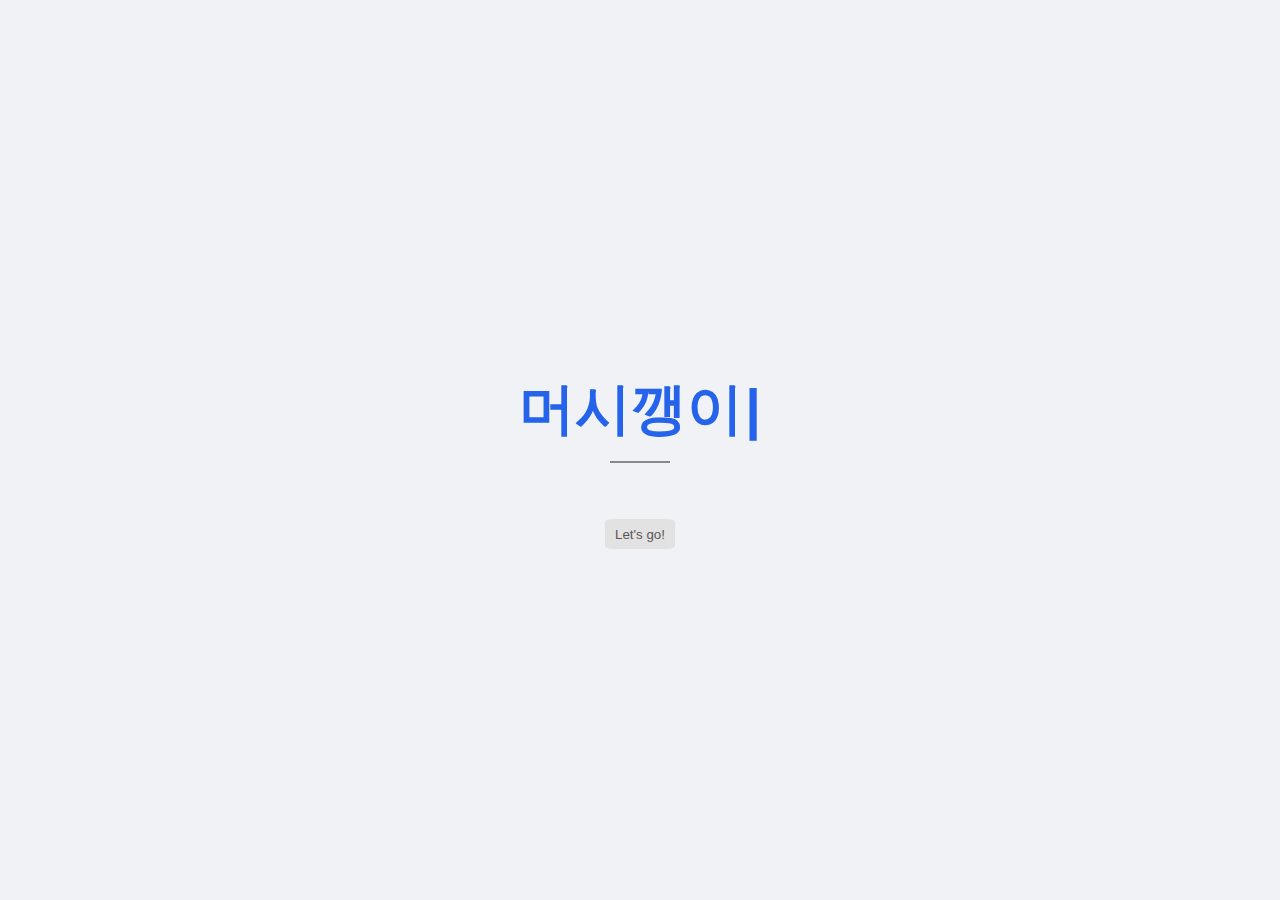
<file: index.html>
<!DOCTYPE html>
<html lang="ko">
  <head>
    <meta charset="UTF-8" />
    <title>머시깽이</title>
    <link rel="stylesheet" href="style.css" />
  </head>
  <body>
    <div class="intro">
      <h1>
        <span id="typing-title"></span
        ><span class="cursor" id="cursor-title">|</span>
      </h1>
      <div class="underline"></div>
      <p>
        <span id="typing-sub"></span
        ><span class="cursor" id="cursor-sub">|</span>
      </p>
      <button class="btn" onclick="location.href='about/about.html'">
        Let's go!
      </button>
    </div>

    <script src="main.js"></script>
  </body>
</html>
</file>
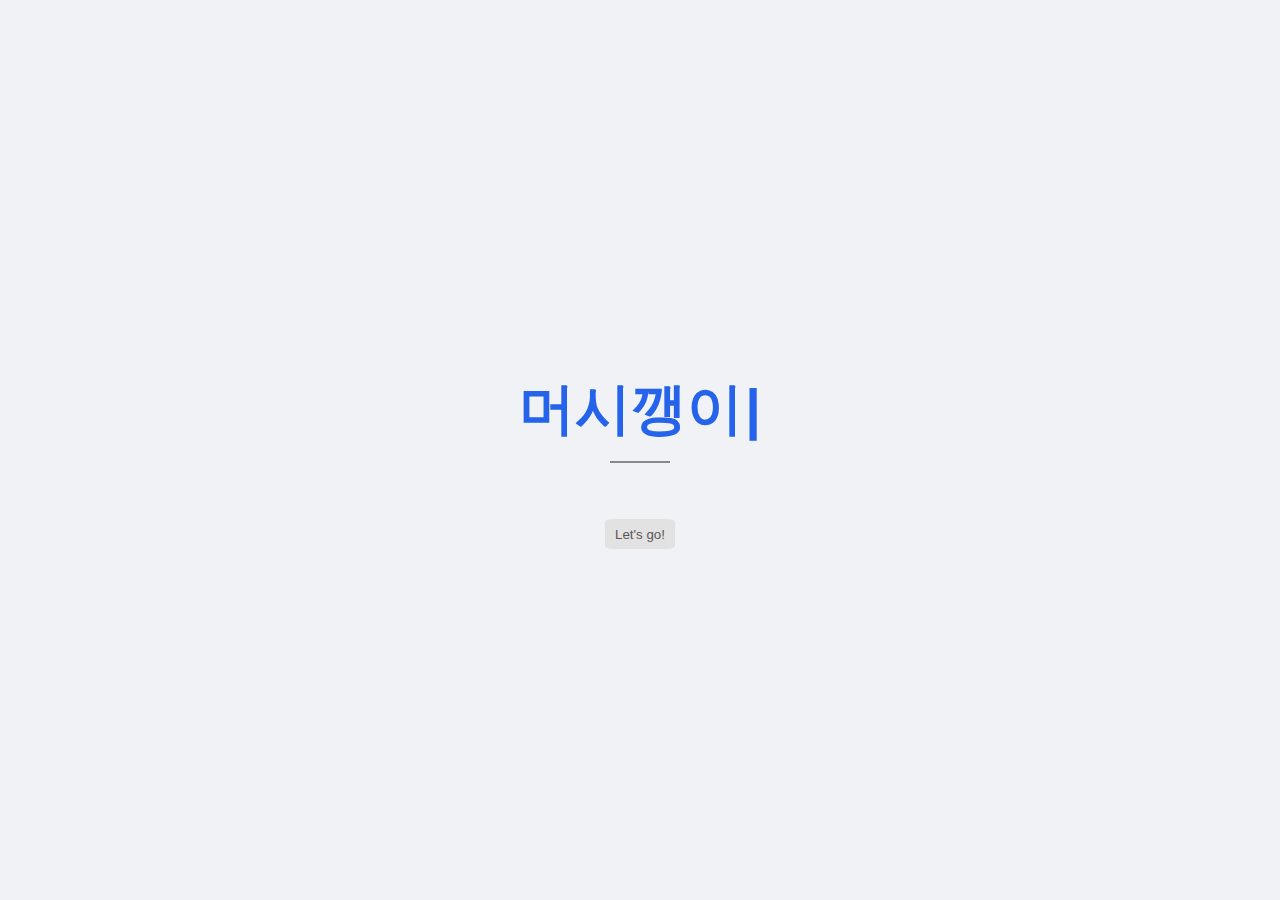
<file: Portfolio_whatever/start/index.html>
<!DOCTYPE html>
<html lang="ko">
  <head>
    <meta charset="UTF-8" />
    <title>머시깽이</title>
    <link rel="stylesheet" href="style.css" />
  </head>
  <body>
    <div class="intro">
      <h1>
        <span id="typing-title"></span
        ><span class="cursor" id="cursor-title">|</span>
      </h1>
      <div class="underline"></div>
      <p>
        <span id="typing-sub"></span
        ><span class="cursor" id="cursor-sub">|</span>
      </p>
      <button class="btn" onclick="location.href='../about/about.html'">
        Let's go!
      </button>
    </div>

    <script src="main.js"></script>
  </body>
</html>
</file>
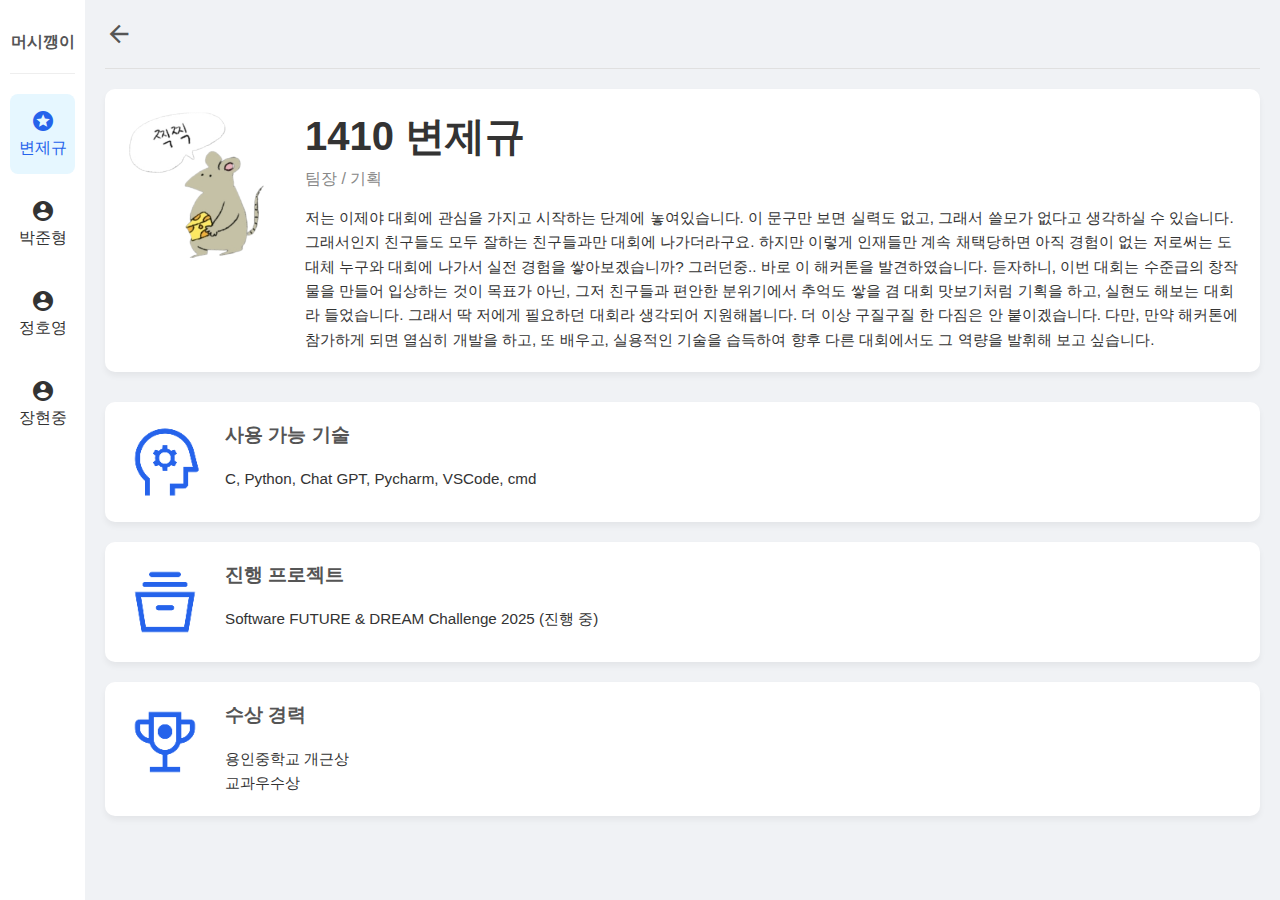
<file: about/about.html>
<!DOCTYPE html>
<html lang="ko">
  <head>
    <meta charset="UTF-8" />
    <meta name="viewport" content="width=device-width, initial-scale=1.0" />
    <title>머시깽이 - 팀원 소개</title>
    <link rel="stylesheet" href="style.css" />
    <link
      href="https://fonts.googleapis.com/icon?family=Material+Icons"
      rel="stylesheet"
    />
  </head>
  <body>
    <div class="container">
      <aside class="sidebar">
        <div class="logo">
          <span class="logo-text"><small>머시깽이</small></span>
        </div>
        <nav class="nav">
          <ul>
            <li class="nav-item active" data-member="변재구">
              <span class="material-icons">stars</span>
              <span>변제규</span>
            </li>
            <li class="nav-item" data-member="박준형">
              <span class="material-icons">account_circle</span>
              <span>박준형</span>
            </li>
            <li class="nav-item" data-member="장호영">
              <span class="material-icons">account_circle</span>
              <span>정호영</span>
            </li>
            <li class="nav-item" data-member="염예이">
              <span class="material-icons">account_circle</span>
              <span>장현중</span>
            </li>
          </ul>
        </nav>
      </aside>

      <main class="main-content">
        <header class="main-header">
          <span class="material-icons back-arrow" id="backButton">
            arrow_back
          </span>
        </header>

        <section class="portfolio-section" id="portfolio-content"></section>
      </main>
    </div>
    <script src="script.js"></script>
  </body>
</html>
</file>
<file: style.css>
body {
  margin: 0;
  padding: 0;
  display: flex;
  height: 100vh;
  justify-content: center;
  align-items: center;
  background: #f0f2f5;
  color: #000;
  font-family: "Noto Sans KR", sans-serif;
}

.intro {
  text-align: center;
}

.intro h1 {
  font-size: 3.5rem;
  font-weight: 700;
  color: #2563eb;
  margin-bottom: 0.8rem;
}

.intro .underline {
  width: 60px;
  height: 2px;
  background: #888;
  margin: 0 auto 1rem auto;
}

.intro p {
  font-size: 1.1rem;
  color: #666;
}

.cursor {
  display: inline-block;
  margin-left: 2px;
  animation: blink 0.8s step-end infinite;
}

.btn {
  background: #e2e2e2;
  border: none;
  border-radius: 10%;
  width: 70px;
  height: 30px;
  color: #575757;
  cursor: pointer;
  display: flex;
  align-items: center;
  justify-content: center;
  margin: 1rem auto;
  transition: background 0.3s, transform 0.2s;
}

.btn:hover {
  background: #b2b1b1;
  transform: scale(1.1);
}

#cursor-title {
  color: #2563eb;
}

#cursor-sub {
  color: #333;
}

@keyframes blink {
  50% {
    opacity: 0;
  }
}
</file>
<file: Portfolio_whatever/start/style.css>
body {
  margin: 0;
  padding: 0;
  display: flex;
  height: 100vh;
  justify-content: center;
  align-items: center;
  background: #f0f2f5;
  color: #000;
  font-family: "Noto Sans KR", sans-serif;
}

.intro {
  text-align: center;
}

.intro h1 {
  font-size: 3.5rem;
  font-weight: 700;
  color: #2563eb;
  margin-bottom: 0.8rem;
}

.intro .underline {
  width: 60px;
  height: 2px;
  background: #888;
  margin: 0 auto 1rem auto;
}

.intro p {
  font-size: 1.1rem;
  color: #666;
}

.cursor {
  display: inline-block;
  margin-left: 2px;
  animation: blink 0.8s step-end infinite;
}

.btn {
  background: #e2e2e2;
  border: none;
  border-radius: 10%;
  width: 70px;
  height: 30px;
  color: #575757;
  cursor: pointer;
  display: flex;
  align-items: center;
  justify-content: center;
  margin: 1rem auto;
  transition: background 0.3s, transform 0.2s;
}

.btn:hover {
  background: #b2b1b1;
  transform: scale(1.1);
}

#cursor-title {
  color: #2563eb;
}

#cursor-sub {
  color: #333;
}

@keyframes blink {
  50% {
    opacity: 0;
  }
}
</file>
<file: about/style.css>
* {
  box-sizing: border-box;
}

body {
  font-family: "Noto Sans KR", sans-serif;
  margin: 0;
  padding: 0;
  background-color: #f0f2f5;
  color: #333;
}

.container {
  display: flex;
  height: 100vh;
}

.sidebar {
  width: 85px;
  background-color: #ffffff;
  padding: 20px 10px;
  box-shadow: 2px 0 5px rgba(0, 0, 0, 0.1);
  display: flex;
  flex-direction: column;
  align-items: center;
  flex-shrink: 0;
}

.logo {
  text-align: center;
  padding: 10px 0 20px 0;
  border-bottom: 1px solid #eee;
  width: 100%;
}

.logo-text {
  font-size: 1.2rem;
  font-weight: bold;
  color: #555;
}

.nav {
  flex-grow: 1;
  margin-top: 20px;
  width: 100%;
}

.nav ul {
  list-style: none;
  padding: 0;
  margin: 0;
  display: flex;
  flex-direction: column;
  align-items: center;
}

.nav-item {
  display: flex;
  flex-direction: column;
  align-items: center;
  text-align: center;
  padding: 15px 0;
  margin-bottom: 10px;
  border-radius: 8px;
  cursor: pointer;
  transition: background-color 0.3s, color 0.3s;
  width: 100%;
}

.nav-item:hover,
.nav-item.active {
  background-color: #e6f7ff;
  color: #2563eb;
}

.nav-item .material-icons {
  margin-right: 0;
  margin-bottom: 5px;
  font-size: 24px;
}

.nav-item .nav-label {
  font-size: 0.8rem;
  font-weight: bold;
}

.main-content {
  flex-grow: 1;
  display: flex;
  flex-direction: column;
  background-color: #f0f2f5;
  padding: 20px;
}

.main-header {
  display: flex;
  justify-content: space-between;
  align-items: center;
  padding-bottom: 20px;
  border-bottom: 1px solid #e0e0e0;
}

.main-header .material-icons {
  font-size: 28px;
  color: #555;
  cursor: pointer;
}

.header-right .material-icons {
  margin-left: 15px;
}

.portfolio-section {
  padding-top: 20px;
}

.member-info-container {
  display: flex;
  margin-bottom: 30px;
  background-color: #ffffff;
  padding: 20px;
  border-radius: 10px;
  box-shadow: 0 4px 6px rgba(0, 0, 0, 0.05);
}

.member-image-placeholder {
  width: 150px;
  height: 150px;
  border-radius: 10px;
  flex-shrink: 0;

  overflow: hidden;
  display: flex;
  align-items: center;
  justify-content: center;
}

.member-image-placeholder img {
  width: 100%;
  height: 100%;
  object-fit: cover;
  border-radius: 10px;
}

.main-profile-text {
  margin-left: 30px;
  flex-grow: 1;
}

.member-name h2 {
  margin: 0;
  font-size: 2.5rem;
  font-weight: bold;
}

.job-title {
  color: #888;
  font-size: 1rem;
  margin-top: 5px;
}

.main-intro-text {
  margin-top: 15px;
}

.main-intro-text p {
  margin: 0;
  line-height: 1.6;
  font-size: 0.95rem;
  word-wrap: break-word;
}

.portfolio-item {
  display: flex;
  margin-bottom: 20px;
  background-color: #ffffff;
  padding: 20px;
  border-radius: 10px;
  box-shadow: 0 4px 6px rgba(0, 0, 0, 0.05);
  align-items: flex-start;
}

.item-icon-placeholder {
  width: 80px;
  height: 80px;
  border-radius: 10px;
  margin-right: 20px;
  flex-shrink: 0;

  overflow: hidden;
  display: flex;
  align-items: center;
  justify-content: center;
}

.item-icon-placeholder img {
  width: 100%;
  height: 100%;
  object-fit: cover;
  border-radius: 10px;
}

.item-text h3 {
  margin-top: 0;
  font-size: 1.2rem;
  color: #555;
}

.item-text p {
  margin: 0;
  line-height: 1.6;
  font-size: 0.95rem;
  word-wrap: break-word;
}
</file>
